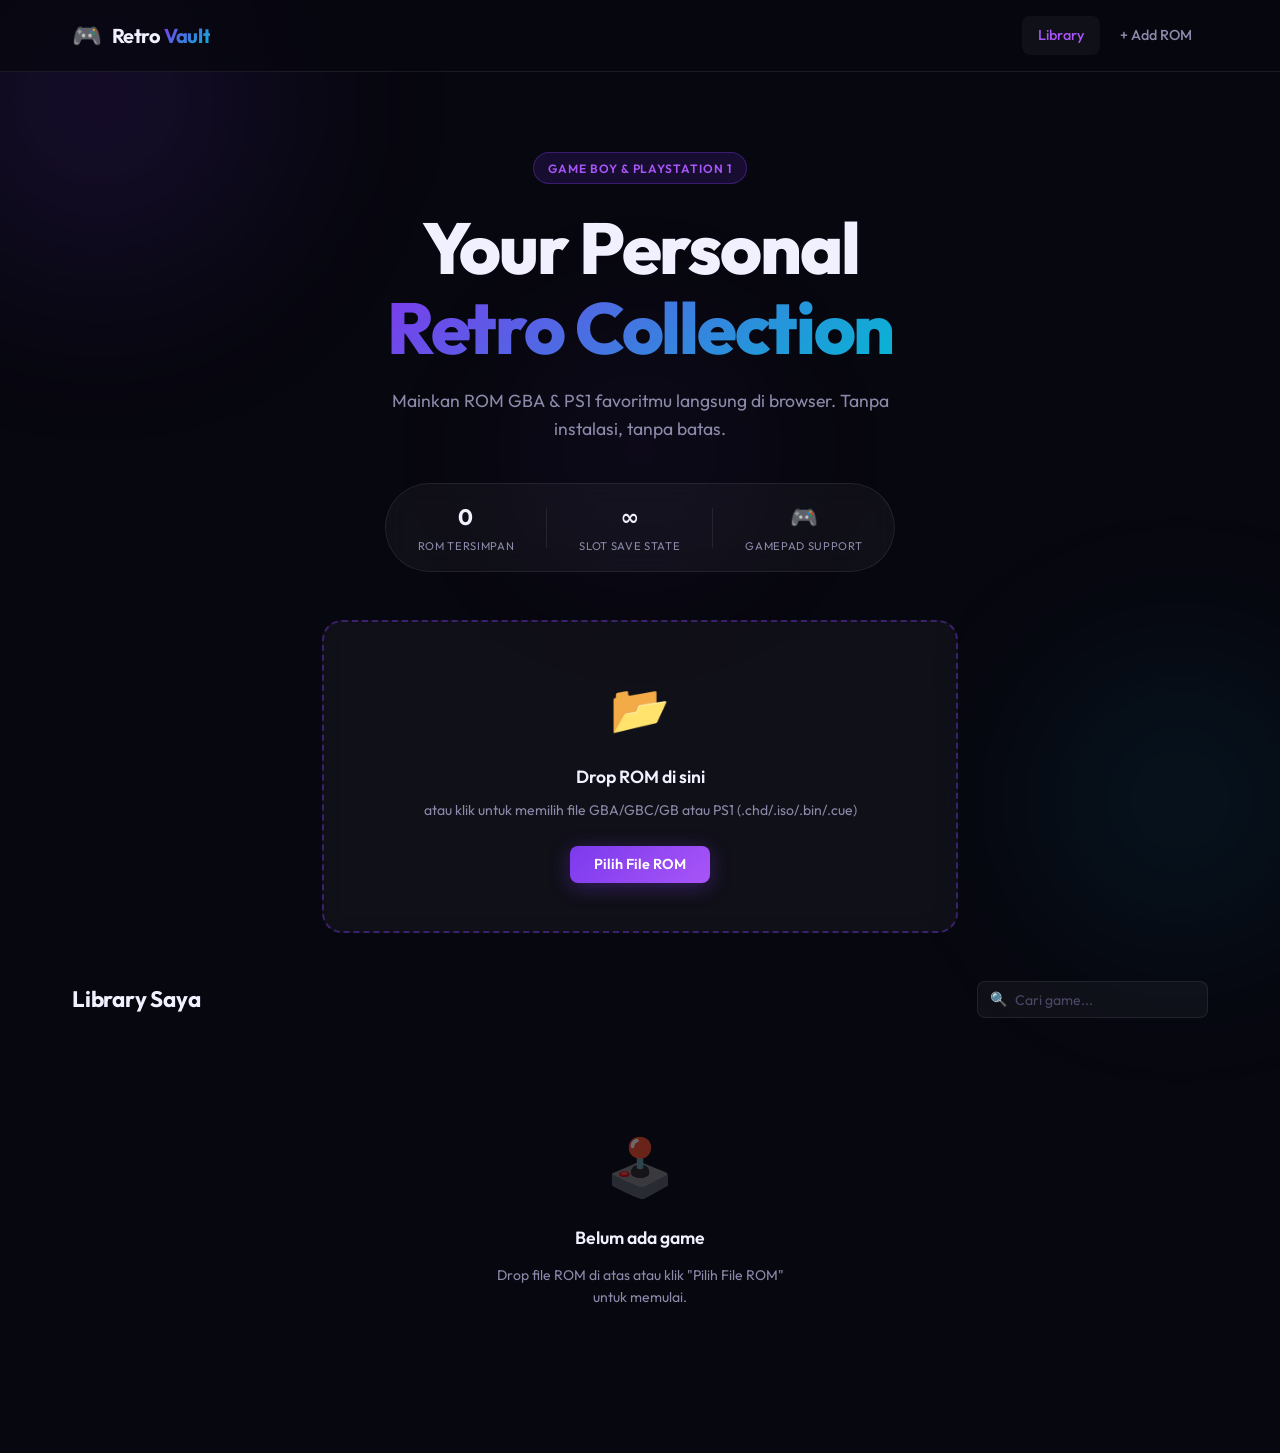
<file: index.html>
<!DOCTYPE html>
<html lang="id">
<head>
  <meta charset="UTF-8" />
  <meta name="viewport" content="width=device-width, initial-scale=1.0" />
  <title>GBA & PS1 Vault — Emulator Personal</title>
  <meta name="description" content="Emulator GBA & PS1 berbasis web. Mainkan ROM favoritmu langsung di browser." />
  <link rel="icon" href="data:image/svg+xml,<svg xmlns='http://www.w3.org/2000/svg' viewBox='0 0 100 100'><text y='.9em' font-size='90'>🎮</text></svg>">
  <link rel="preconnect" href="https://fonts.googleapis.com" />
  <link href="https://fonts.googleapis.com/css2?family=Outfit:wght@300;400;500;600;700;800&family=JetBrains+Mono:wght@400;600&display=swap" rel="stylesheet" />
  <link rel="stylesheet" href="style.css" />
  <script src="coi-serviceworker.js"></script>
</head>
<body>

  <!-- Background orbs -->
  <div class="bg-orb orb-1"></div>
  <div class="bg-orb orb-2"></div>
  <div class="bg-orb orb-3"></div>

  <!-- Header -->
  <header class="header">
    <div class="header-inner">
      <div class="logo">
        <span class="logo-icon">🎮</span>
        <span class="logo-text">Retro <span class="logo-accent">Vault</span></span>
      </div>
      <nav class="nav">
        <a href="index.html" class="nav-link active">Library</a>
        <a href="#" class="nav-link" id="add-rom-btn">+ Add ROM</a>
      </nav>
    </div>
  </header>

  <!-- Hero -->
  <section class="hero">
    <div class="hero-badge">Game Boy & PlayStation 1</div>
    <h1 class="hero-title">Your Personal<br /><span class="gradient-text">Retro Collection</span></h1>
    <p class="hero-sub">Mainkan ROM GBA & PS1 favoritmu langsung di browser. Tanpa instalasi, tanpa batas.</p>
    <div class="hero-stats">
      <div class="stat-item">
        <span class="stat-val" id="rom-count">0</span>
        <span class="stat-label">ROM Tersimpan</span>
      </div>
      <div class="stat-divider"></div>
      <div class="stat-item">
        <span class="stat-val">∞</span>
        <span class="stat-label">Slot Save State</span>
      </div>
      <div class="stat-divider"></div>
      <div class="stat-item">
        <span class="stat-val">🎮</span>
        <span class="stat-label">Gamepad Support</span>
      </div>
    </div>
  </section>

  <!-- Quick Play Drop Zone -->
  <section class="quick-play-section">
    <div class="drop-zone" id="drop-zone">
      <div class="drop-icon">📂</div>
      <div class="drop-title">Drop ROM di sini</div>
      <div class="drop-sub">atau klik untuk memilih file GBA/GBC/GB atau PS1 (.chd/.iso/.bin/.cue)</div>
      <input type="file" id="rom-file-input" accept=".gba,.gbc,.gb,.zip,.iso,.bin,.cue,.chd,.img" hidden />
      <button class="btn-primary" id="browse-btn">Pilih File ROM</button>
    </div>
  </section>

  <!-- Library -->
  <section class="library-section">
    <div class="section-header">
      <h2 class="section-title">Library Saya</h2>
      <div class="search-box">
        <span class="search-icon">🔍</span>
        <input type="text" id="search-input" placeholder="Cari game..." class="search-input" />
      </div>
    </div>

    <div class="game-grid" id="game-grid">
      <!-- Cards will be rendered here by JS -->
      <div class="empty-state" id="empty-state">
        <div class="empty-icon">🕹️</div>
        <div class="empty-title">Belum ada game</div>
        <div class="empty-sub">Drop file ROM di atas atau klik "Pilih File ROM" untuk memulai.</div>
      </div>
    </div>
  </section>

  <!-- Modal: Add ROM from URL -->
  <div class="modal-overlay" id="url-modal">
    <div class="modal-box">
      <button class="modal-close" id="close-url-modal">✕</button>
      <h3 class="modal-title">🌐 Tambah ROM dari URL</h3>
      <p class="modal-desc">Masukkan URL langsung ke file ROM (.gba / .chd / .iso) untuk menambahkan ke library.</p>
      <input type="text" id="rom-url-input" class="modal-input" placeholder="https://example.com/game.gba" />
      <input type="text" id="rom-name-input" class="modal-input" placeholder="Nama game (opsional)" />
      <div class="modal-actions">
        <button class="btn-secondary" id="cancel-url">Batal</button>
        <button class="btn-primary" id="confirm-url">Tambah</button>
      </div>
    </div>
  </div>

  <!-- Toast -->
  <div class="toast" id="toast"></div>

  <script src="idb.js"></script>
  <script src="app.js"></script>
</body>
</html>
</file>
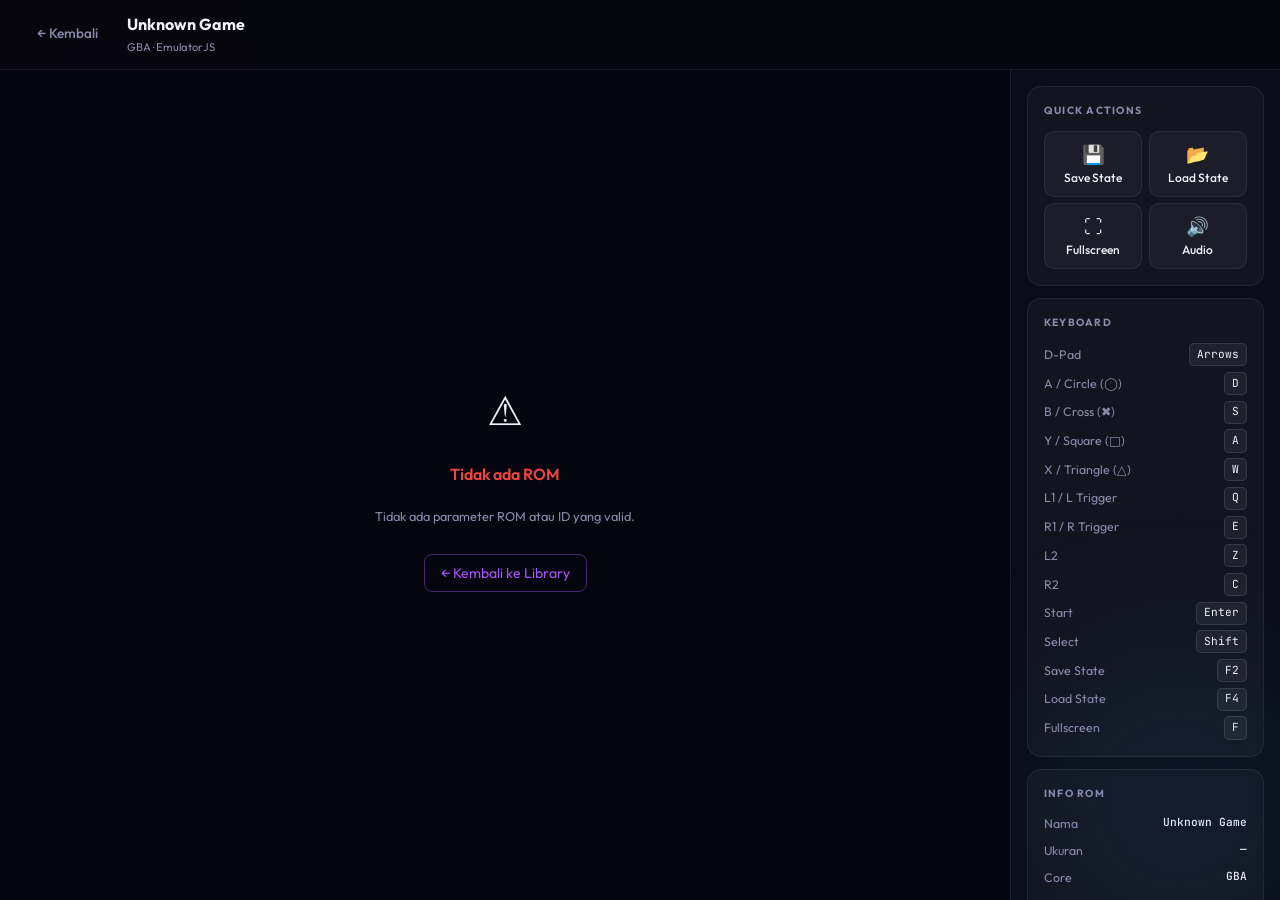
<file: play.html>
<!DOCTYPE html>
<html lang="id">

<head>
    <meta charset="UTF-8" />
    <meta name="viewport" content="width=device-width, initial-scale=1.0" />
    <title>Playing — Retro Vault</title>
    <link rel="icon"
        href="data:image/svg+xml,<svg xmlns='http://www.w3.org/2000/svg' viewBox='0 0 100 100'><text y='.9em' font-size='90'>🎮</text></svg>">
    <meta name="description" content="Mainkan game GBA di browser menggunakan EmulatorJS." />
    <link rel="preconnect" href="https://fonts.googleapis.com" />
    <link
        href="https://fonts.googleapis.com/css2?family=Outfit:wght@300;400;500;600;700;800&family=JetBrains+Mono:wght@400;600&display=swap"
        rel="stylesheet" />
    <link rel="stylesheet" href="style.css" />
    <script src="coi-serviceworker.js"></script>

    <style>
        /* ══════════════════════════════════════
       Player Page — full layout
       ══════════════════════════════════════ */

        html,
        body {
            height: 100%;
        }

        body {
            display: flex;
            flex-direction: column;
            min-height: 100vh;
        }

        /* ── Header ─────────────────────────── */
        .player-header {
            display: flex;
            align-items: center;
            gap: 1rem;
            padding: 0.75rem 1.5rem;
            background: rgba(7, 7, 15, 0.92);
            backdrop-filter: blur(20px);
            border-bottom: 1px solid rgba(255, 255, 255, 0.07);
            flex-shrink: 0;
            z-index: 50;
        }

        .back-btn {
            display: flex;
            align-items: center;
            gap: 0.4rem;
            color: var(--text-muted);
            text-decoration: none;
            font-size: 0.85rem;
            font-weight: 500;
            padding: 0.35rem 0.75rem;
            border-radius: 8px;
            border: 1px solid transparent;
            transition: all 0.2s;
            white-space: nowrap;
        }

        .back-btn:hover {
            color: var(--text);
            background: rgba(255, 255, 255, 0.06);
            border-color: var(--card-border);
        }

        .player-meta {
            min-width: 0;
        }

        .player-title {
            font-weight: 700;
            font-size: 1rem;
            color: var(--text);
            white-space: nowrap;
            overflow: hidden;
            text-overflow: ellipsis;
        }

        .player-subtitle {
            font-size: 0.7rem;
            color: var(--text-muted);
            margin-top: 1px;
        }

        /* ── Main area ──────────────────────── */
        .player-body {
            flex: 1;
            display: flex;
            min-height: 0;
        }

        /* ── Emulator panel ─────────────────── */
        .emu-panel {
            flex: 1;
            display: flex;
            flex-direction: column;
            background: #000;
            min-width: 0;
            position: relative;
        }

        /* EmulatorJS mounts inside #game.
       Give it 100% width & height so EJS fills it. */
        #game {
            width: 100%;
            height: 100%;
            min-height: 400px;
            display: block;
            position: relative;
        }

        /* ── Loading overlay ────────────────── */
        .loading-overlay {
            position: absolute;
            inset: 0;
            background: #050510;
            display: flex;
            flex-direction: column;
            align-items: center;
            justify-content: center;
            gap: 1.25rem;
            z-index: 20;
            transition: opacity 0.5s ease;
        }

        .loading-overlay.fade-out {
            opacity: 0;
            pointer-events: none;
        }

        .loading-ring {
            width: 56px;
            height: 56px;
            border-radius: 50%;
            border: 3px solid rgba(124, 58, 237, 0.2);
            border-top-color: #7c3aed;
            animation: spin 0.8s linear infinite;
        }

        @keyframes spin {
            to {
                transform: rotate(360deg);
            }
        }

        .loading-game-name {
            font-size: 1.05rem;
            font-weight: 700;
            color: var(--text);
            max-width: 280px;
            text-align: center;
            line-height: 1.4;
        }

        .loading-sub {
            font-size: 0.8rem;
            color: var(--text-muted);
        }

        .loading-progress-wrap {
            width: 200px;
            height: 3px;
            background: rgba(255, 255, 255, 0.08);
            border-radius: 2px;
            overflow: hidden;
        }

        .loading-progress-bar {
            height: 100%;
            width: 0%;
            background: linear-gradient(90deg, #7c3aed, #a855f7);
            border-radius: 2px;
            transition: width 0.3s ease;
            animation: indeterminate 1.5s ease-in-out infinite;
        }

        @keyframes indeterminate {
            0% {
                width: 0%;
                margin-left: 0%;
            }

            50% {
                width: 60%;
                margin-left: 20%;
            }

            100% {
                width: 0%;
                margin-left: 100%;
            }
        }

        /* ── Sidebar ────────────────────────── */
        .sidebar {
            width: 270px;
            flex-shrink: 0;
            background: rgba(13, 13, 26, 0.95);
            border-left: 1px solid rgba(255, 255, 255, 0.07);
            overflow-y: auto;
            display: flex;
            flex-direction: column;
            gap: 0.75rem;
            padding: 1rem;
        }

        .sidebar-card {
            background: rgba(255, 255, 255, 0.035);
            border: 1px solid rgba(255, 255, 255, 0.07);
            border-radius: 14px;
            padding: 1rem;
        }

        .sidebar-card h4 {
            font-size: 0.65rem;
            text-transform: uppercase;
            letter-spacing: 0.12em;
            color: var(--text-muted);
            margin-bottom: 0.75rem;
            font-weight: 700;
        }

        /* Quick action grid */
        .ctrl-grid {
            display: grid;
            grid-template-columns: 1fr 1fr;
            gap: 0.4rem;
        }

        .ctrl-btn {
            display: flex;
            flex-direction: column;
            align-items: center;
            gap: 0.3rem;
            padding: 0.65rem 0.4rem;
            border-radius: 10px;
            background: rgba(255, 255, 255, 0.04);
            border: 1px solid rgba(255, 255, 255, 0.07);
            color: var(--text);
            font-family: 'Outfit', sans-serif;
            font-size: 0.75rem;
            font-weight: 500;
            cursor: pointer;
            transition: all 0.18s;
        }

        .ctrl-btn:hover {
            background: rgba(124, 58, 237, 0.18);
            border-color: rgba(124, 58, 237, 0.45);
        }

        .ctrl-btn:active {
            transform: scale(0.96);
        }

        .ctrl-btn .ci {
            font-size: 1.15rem;
        }

        /* Key map */
        .key-map {
            display: flex;
            flex-direction: column;
            gap: 0.35rem;
        }

        .key-row {
            display: flex;
            justify-content: space-between;
            align-items: center;
            font-size: 0.775rem;
        }

        .key-label {
            color: var(--text-muted);
        }

        .key-badge {
            background: rgba(255, 255, 255, 0.06);
            border: 1px solid rgba(255, 255, 255, 0.11);
            border-radius: 5px;
            padding: 0.1rem 0.45rem;
            font-family: 'JetBrains Mono', monospace;
            font-size: 0.7rem;
            color: var(--text);
        }

        /* ROM info */
        .info-list {
            display: flex;
            flex-direction: column;
            gap: 0.45rem;
        }

        .info-row {
            display: flex;
            justify-content: space-between;
            font-size: 0.775rem;
        }

        .info-label {
            color: var(--text-muted);
        }

        .info-val {
            color: var(--text);
            font-weight: 500;
            font-family: 'JetBrains Mono', monospace;
            font-size: 0.7rem;
            text-align: right;
            max-width: 140px;
            overflow: hidden;
            text-overflow: ellipsis;
            white-space: nowrap;
        }

        /* ── Responsive ─────────────────────── */
        @media (max-width: 860px) {
            .player-body {
                flex-direction: column;
            }

            .emu-panel {
                min-height: 56vw;
                flex-shrink: 0;
            }

            #game {
                min-height: 56vw;
            }

            .sidebar {
                width: 100%;
                border-left: none;
                border-top: 1px solid rgba(255, 255, 255, 0.07);
                flex-direction: row;
                flex-wrap: wrap;
                overflow-y: visible;
            }

            .sidebar-card {
                flex: 1;
                min-width: 200px;
            }
        }

        @media (max-width: 480px) {
            .sidebar {
                flex-direction: column;
            }

            .sidebar-card {
                min-width: unset;
            }

            .player-header {
                padding: 0.6rem 1rem;
            }
        }
    </style>
</head>

<body>

    <div class="bg-orb orb-1"></div>
    <div class="bg-orb orb-2"></div>

    <!-- ── Header ────────────────────────────────── -->
    <header class="player-header">
        <a href="index.html" class="back-btn">← Kembali</a>
        <div class="player-meta">
            <div class="player-title" id="header-game-name">Memuat...</div>
            <div class="player-subtitle" id="header-subtitle">Game Boy Advance · EmulatorJS</div>
        </div>
    </header>

    <!-- ── Body ──────────────────────────────────── -->
    <div class="player-body">

        <!-- Emulator area -->
        <div class="emu-panel">

            <!-- Loading overlay (sits on top of #game) -->
            <div class="loading-overlay" id="loading-overlay">
                <div class="loading-ring"></div>
                <div class="loading-game-name" id="loading-name">Memuat game...</div>
                <div class="loading-sub">Menyiapkan emulator · harap tunggu</div>
                <div class="loading-progress-wrap">
                    <div class="loading-progress-bar" id="loading-bar"></div>
                </div>
            </div>

            <!-- EmulatorJS mounts here -->
            <div id="game"></div>

        </div>

        <!-- Sidebar -->
        <aside class="sidebar">

            <!-- Quick Actions -->
            <div class="sidebar-card">
                <h4>Quick Actions</h4>
                <div class="ctrl-grid">
                    <button class="ctrl-btn" id="btn-save">
                        <span class="ci">💾</span> Save State
                    </button>
                    <button class="ctrl-btn" id="btn-load">
                        <span class="ci">📂</span> Load State
                    </button>
                    <button class="ctrl-btn" id="btn-fs">
                        <span class="ci">⛶</span> Fullscreen
                    </button>
                    <button class="ctrl-btn" id="btn-mute">
                        <span class="ci">🔊</span> Audio
                    </button>
                </div>
            </div>

            <!-- Keyboard Controls -->
            <div class="sidebar-card">
                <h4>Keyboard</h4>
                <div class="key-map">
                    <div class="key-row"><span class="key-label">D-Pad</span><span class="key-badge">Arrows</span></div>
                    <div class="key-row"><span class="key-label">A / Circle (◯)</span><span class="key-badge">D</span>
                    </div>
                    <div class="key-row"><span class="key-label">B / Cross (✖)</span><span class="key-badge">S</span>
                    </div>
                    <div class="key-row"><span class="key-label">Y / Square (□)</span><span class="key-badge">A</span>
                    </div>
                    <div class="key-row"><span class="key-label">X / Triangle (△)</span><span class="key-badge">W</span>
                    </div>
                    <div class="key-row"><span class="key-label">L1 / L Trigger</span><span class="key-badge">Q</span>
                    </div>
                    <div class="key-row"><span class="key-label">R1 / R Trigger</span><span class="key-badge">E</span>
                    </div>
                    <div class="key-row"><span class="key-label">L2</span><span class="key-badge">Z</span></div>
                    <div class="key-row"><span class="key-label">R2</span><span class="key-badge">C</span></div>
                    <div class="key-row"><span class="key-label">Start</span><span class="key-badge">Enter</span></div>
                    <div class="key-row"><span class="key-label">Select</span><span class="key-badge">Shift</span></div>
                    <div class="key-row"><span class="key-label">Save State</span><span class="key-badge">F2</span>
                    </div>
                    <div class="key-row"><span class="key-label">Load State</span><span class="key-badge">F4</span>
                    </div>
                    <div class="key-row"><span class="key-label">Fullscreen</span><span class="key-badge">F</span></div>
                </div>
            </div>

            <!-- ROM Info -->
            <div class="sidebar-card">
                <h4>Info ROM</h4>
                <div class="info-list">
                    <div class="info-row">
                        <span class="info-label">Nama</span>
                        <span class="info-val" id="info-name">—</span>
                    </div>
                    <div class="info-row">
                        <span class="info-label">Ukuran</span>
                        <span class="info-val" id="info-size">—</span>
                    </div>
                    <div class="info-row">
                        <span class="info-label">Core</span>
                        <span class="info-val" id="info-core">—</span>
                    </div>
                    <div class="info-row">
                        <span class="info-label">Terakhir main</span>
                        <span class="info-val" id="info-played">—</span>
                    </div>
                </div>
            </div>

        </aside>
    </div><!-- /.player-body -->

    <!-- idb.js harus dimuat duluan (dibutuhkan untuk load ROM lokal) -->
    <script src="idb.js"></script>

    <!-- ── Script ─────────────────────────────────── -->
    <script>
        // ── Helpers ──────────────────────────────────────────────────
        function el(id) { return document.getElementById(id); }

        // ── Read URL params ───────────────────────────────────────────
        const params = new URLSearchParams(location.search);
        const romUrl = params.get('rom');
        const gameId = params.get('id');
        const romName = params.get('name') || 'Unknown Game';
        const romSize = params.get('size') || '—';
        const romCore = params.get('core') || 'gba';

        // ── Populate static UI ────────────────────────────────────────
        el('header-game-name').textContent = romName;
        el('info-name').textContent = romName;
        el('info-size').textContent = romSize;
        el('info-core').textContent = romCore.toUpperCase();
        el('info-played').textContent = '—';
        el('header-subtitle').textContent = romCore.toUpperCase() + ' · EmulatorJS';
        document.title = romName + ' — GBA Vault';

        // ── Error display ─────────────────────────────────────────────
        function showError(msg, detail = '') {
            el('loading-overlay').innerHTML = `
      <div style="font-size:2.5rem">⚠️</div>
      <div style="color:#ef4444;font-size:1rem;font-weight:600;text-align:center;
                  max-width:280px;line-height:1.5">${msg}</div>
      ${detail ? `<div style="color:var(--text-muted);font-size:0.8rem;text-align:center;
                      max-width:260px">${detail}</div>` : ''}
      <a href="index.html"
         style="color:#a855f7;font-size:0.875rem;text-decoration:none;margin-top:0.5rem;
                border:1px solid rgba(168,85,247,0.4);padding:0.4rem 1rem;border-radius:8px">
        ← Kembali ke Library
      </a>`;
        }

        // ── Dismiss loading overlay ───────────────────────────────────
        function dismissLoading() {
            const ov = el('loading-overlay');
            ov.classList.add('fade-out');
            setTimeout(() => { ov.style.display = 'none'; }, 600);
        }

        // ── Update last-played di localStorage ───────────────────────
        function updateLastPlayed() {
            try {
                const lib = JSON.parse(localStorage.getItem('gba_library') || '[]');
                const idx = lib.findIndex(g => g.id === gameId || g.url === romUrl);
                if (idx !== -1) {
                    lib[idx].lastPlayed = new Date().toISOString();
                    localStorage.setItem('gba_library', JSON.stringify(lib));
                }
            } catch (_) { }
            el('info-played').textContent = 'Sekarang';
        }

        // ── Init EmulatorJS dengan finalUrl ───────────────────────────
        function initEmulator(finalUrl) {
            window.EJS_onGameStart = function () { dismissLoading(); updateLastPlayed(); };
            window.EJS_player = '#game';
            window.EJS_core = romCore;
            window.EJS_gameUrl = finalUrl;
            window.EJS_pathtodata = 'https://cdn.emulatorjs.org/stable/data/';
            window.EJS_startOnLoaded = true;
            window.EJS_color = '#7c3aed';
            window.EJS_backgroundColor = '#000000';
            window.EJS_localization = {};

            // Konfigurasi Keyboard Binding Custom
            // RetroPad button index (sama untuk semua core EmulatorJS):
            //   0=B/Cross(✖)  1=Y/Square(□)  2=Select  3=Start
            //   4=Up  5=Down  6=Left  7=Right
            //   8=A/Circle(◯)  9=X/Triangle(△)  10=L1  11=R1  12=L2  13=R2

            const p1Controls = {
                0:  { value: 's', value2: 'BUTTON_2' },             // B / Cross (✖)    → S
                1:  { value: 'a', value2: 'BUTTON_4' },             // Y / Square (□)   → A
                2:  { value: 'shift', value2: 'SELECT' },            // Select           → Shift
                3:  { value: 'enter', value2: 'START' },             // Start            → Enter
                4:  { value: 'up arrow', value2: 'DPAD_UP' },
                5:  { value: 'down arrow', value2: 'DPAD_DOWN' },
                6:  { value: 'left arrow', value2: 'DPAD_LEFT' },
                7:  { value: 'right arrow', value2: 'DPAD_RIGHT' },
                8:  { value: 'd', value2: 'BUTTON_1' },              // A / Circle (◯)   → D
                9:  { value: 'w', value2: 'BUTTON_3' },              // X / Triangle (△) → W
                10: { value: 'q', value2: 'LEFT_TOP_SHOULDER' },     // L1               → Q
                11: { value: 'e', value2: 'RIGHT_TOP_SHOULDER' },    // R1               → E
                12: { value: 'z', value2: 'LEFT_BOTTOM_SHOULDER' },  // L2               → Z
                13: { value: 'c', value2: 'RIGHT_BOTTOM_SHOULDER' }, // R2               → C
                14: { value: 't', value2: 'LEFT_STICK' },            // L3               → T
                15: { value: 'y', value2: 'RIGHT_STICK' },           // R3               → Y
                16: { value: 'up arrow', value2: 'LEFT_STICK_UP' },
                17: { value: 'down arrow', value2: 'LEFT_STICK_DOWN' },
                18: { value: 'left arrow', value2: 'LEFT_STICK_LEFT' },
                19: { value: 'right arrow', value2: 'LEFT_STICK_RIGHT' },
                20: { value: 'i', value2: 'RIGHT_STICK_UP' },
                21: { value: 'k', value2: 'RIGHT_STICK_DOWN' },
                22: { value: 'j', value2: 'RIGHT_STICK_LEFT' },
                23: { value: 'l', value2: 'RIGHT_STICK_RIGHT' }
            };

            window.EJS_defaultControls = {
                0: p1Controls,
                1: p1Controls,
                2: p1Controls,
                3: p1Controls
            };

            // Intercept fetch untuk block request lokalisasi yang selalu 404
            const _origFetch = window.fetch;
            window.fetch = function (url, opts) {
                if (typeof url === 'string' && url.includes('/localization/')) {
                    console.log('[EJS] Blocked localization fetch:', url);
                    return Promise.resolve(new Response('{}', {
                        status: 200,
                        headers: { 'Content-Type': 'application/json' }
                    }));
                }
                return _origFetch.apply(this, arguments);
            };

            const s = document.createElement('script');
            s.src = 'https://cdn.emulatorjs.org/stable/data/loader.js';
            s.async = true;
            s.onerror = () => showError('Gagal memuat EmulatorJS', 'Pastikan koneksi internet aktif.');
            document.body.appendChild(s);
        }

        // ── Quick-action buttons ──────────────────────────────────────
        function ejsCall(fn) {
            if (typeof EJS_emulator !== 'undefined') {
                try { fn(EJS_emulator); } catch (e) { console.warn('EJS action:', e); }
            }
        }
        el('btn-save').onclick = () => ejsCall(e => e.gameManager.save());
        el('btn-load').onclick = () => ejsCall(e => e.gameManager.load());
        el('btn-fs').onclick = () => ejsCall(e => e.settings.toggleFullscreen());
        el('btn-mute').onclick = () => ejsCall(e => e.settings.toggleAudio());

        // ── Entry point: pilih sumber ROM ────────────────────────────
        (async function () {
            if (gameId) {
                try {
                    const buf = await idbLoadROM(gameId);

                    if (!buf || !(buf instanceof ArrayBuffer) || buf.byteLength === 0) {
                        showError(
                            'ROM tidak ditemukan di storage',
                            'File mungkin sudah terhapus dari browser. Silakan upload ulang.'
                        );
                        return;
                    }

                    console.log(`ROM loaded from IDB: ${buf.byteLength} bytes`);

                    // Gunakan Blob URL langsung di play.html (jauh lebih ringan dari base64)
                    const blob = new Blob([buf], { type: 'application/octet-stream' });
                    const blobUrl = URL.createObjectURL(blob);

                    console.log('Blob URL ready:', blobUrl);
                    initEmulator(blobUrl);

                } catch (err) {
                    console.error('IDB error:', err);
                    showError('Gagal membaca ROM dari storage', err.message || 'IndexedDB error.');
                }
            } else if (romUrl) {
                initEmulator(romUrl);
            } else {
                showError('Tidak ada ROM', 'Tidak ada parameter ROM atau ID yang valid.');
            }
        })();

        // ── Helper: ArrayBuffer → base64 string ──────────────────────
        function arrayBufferToBase64(buffer) {
            return new Promise((resolve, reject) => {
                const blob = new Blob([buffer]);
                const reader = new FileReader();
                reader.onload = () => {
                    // result: "[data-uri]"
                    const dataUrl = reader.result;
                    const base64 = dataUrl.split(',')[1];
                    resolve(base64);
                };
                reader.onerror = () => reject(reader.error);
                reader.readAsDataURL(blob);
            });
        }
    </script>
</body>

</html>
</file>
<file: style.css>
/* ════════════════════════════════════════════════════════════
   GBA Vault — style.css
   Premium dark-theme GBA emulator UI
   ════════════════════════════════════════════════════════════ */

/* ─── Variables ─────────────────────────────────────────────── */
:root {
  --bg:           #07070f;
  --bg-2:         #0d0d1a;
  --card-bg:      rgba(255, 255, 255, 0.04);
  --card-border:  rgba(255, 255, 255, 0.08);
  --accent:       #7c3aed;
  --accent-2:     #a855f7;
  --accent-3:     #06b6d4;
  --text:         #f1f0ff;
  --text-muted:   #8b8aaa;
  --text-dim:     #4a4866;
  --danger:       #ef4444;
  --success:      #22c55e;
  --gba-purple:   hsl(262, 72%, 58%);
  --radius-lg:    20px;
  --radius-md:    12px;
  --radius-sm:    8px;
  --shadow-glow:  0 0 40px rgba(124, 58, 237, 0.2);
  --transition:   0.2s cubic-bezier(0.4, 0, 0.2, 1);
}

/* ─── Reset & Base ───────────────────────────────────────────── */
*, *::before, *::after { box-sizing: border-box; margin: 0; padding: 0; }

html { scroll-behavior: smooth; }

body {
  font-family: 'Outfit', system-ui, sans-serif;
  background-color: var(--bg);
  color: var(--text);
  min-height: 100vh;
  overflow-x: hidden;
  line-height: 1.6;
}

/* ─── Background Orbs ────────────────────────────────────────── */
.bg-orb {
  position: fixed;
  border-radius: 50%;
  filter: blur(80px);
  pointer-events: none;
  z-index: 0;
  animation: drift 18s ease-in-out infinite alternate;
}
.orb-1 {
  width: 500px; height: 500px;
  background: radial-gradient(circle, rgba(124,58,237,0.18), transparent 70%);
  top: -150px; left: -150px;
  animation-duration: 22s;
}
.orb-2 {
  width: 400px; height: 400px;
  background: radial-gradient(circle, rgba(6,182,212,0.12), transparent 70%);
  bottom: -100px; right: -100px;
  animation-duration: 18s;
}
.orb-3 {
  width: 300px; height: 300px;
  background: radial-gradient(circle, rgba(168,85,247,0.1), transparent 70%);
  top: 50%; left: 50%;
  transform: translate(-50%, -50%);
  animation-duration: 26s;
}

@keyframes drift {
  from { transform: translate(0, 0) scale(1); }
  to   { transform: translate(40px, 30px) scale(1.08); }
}

/* ─── Header ─────────────────────────────────────────────────── */
.header {
  position: sticky; top: 0; z-index: 100;
  background: rgba(7, 7, 15, 0.8);
  backdrop-filter: blur(20px);
  border-bottom: 1px solid var(--card-border);
}
.header-inner {
  max-width: 1200px; margin: 0 auto;
  padding: 1rem 2rem;
  display: flex; justify-content: space-between; align-items: center;
}

.logo {
  display: flex; align-items: center; gap: 0.6rem;
  text-decoration: none; color: inherit;
}
.logo-icon { font-size: 1.5rem; }
.logo-text {
  font-size: 1.25rem; font-weight: 700; letter-spacing: -0.02em;
}
.logo-accent {
  background: linear-gradient(135deg, var(--accent), var(--accent-3));
  -webkit-background-clip: text; -webkit-text-fill-color: transparent;
  background-clip: text;
}

.nav { display: flex; align-items: center; gap: 0.25rem; }
.nav-link {
  padding: 0.5rem 1rem; border-radius: var(--radius-sm);
  text-decoration: none; color: var(--text-muted);
  font-size: 0.9rem; font-weight: 500;
  transition: var(--transition);
  cursor: pointer; border: none; background: transparent;
}
.nav-link:hover, .nav-link.active { color: var(--text); background: var(--card-bg); }
.nav-link.active { color: var(--accent-2); }

/* ─── Hero Section ───────────────────────────────────────────── */
.hero {
  max-width: 1200px; margin: 0 auto;
  padding: 5rem 2rem 3rem;
  text-align: center;
  position: relative; z-index: 1;
}

.hero-badge {
  display: inline-flex; align-items: center;
  padding: 0.35rem 0.9rem;
  border-radius: 100px;
  background: rgba(124, 58, 237, 0.15);
  border: 1px solid rgba(124, 58, 237, 0.35);
  font-size: 0.75rem; font-weight: 600; letter-spacing: 0.08em;
  text-transform: uppercase; color: var(--accent-2);
  margin-bottom: 1.5rem;
}

.hero-title {
  font-size: clamp(2.5rem, 6vw, 4.5rem);
  font-weight: 800; letter-spacing: -0.03em;
  line-height: 1.1; margin-bottom: 1.25rem;
}

.gradient-text {
  background: linear-gradient(135deg, var(--accent) 0%, var(--accent-3) 100%);
  -webkit-background-clip: text; -webkit-text-fill-color: transparent;
  background-clip: text;
}

.hero-sub {
  font-size: 1.1rem; color: var(--text-muted);
  max-width: 500px; margin: 0 auto 2.5rem;
}

.hero-stats {
  display: inline-flex; align-items: center; gap: 2rem;
  background: var(--card-bg); border: 1px solid var(--card-border);
  border-radius: 100px; padding: 1rem 2rem;
  backdrop-filter: blur(12px);
}
.stat-item { display: flex; flex-direction: column; align-items: center; gap: 0.1rem; }
.stat-val { font-size: 1.4rem; font-weight: 700; color: var(--text); }
.stat-label { font-size: 0.7rem; color: var(--text-muted); text-transform: uppercase; letter-spacing: 0.06em; }
.stat-divider { width: 1px; height: 40px; background: var(--card-border); }

/* ─── Drop Zone ──────────────────────────────────────────────── */
.quick-play-section {
  max-width: 700px; margin: 0 auto;
  padding: 0 2rem 3rem;
  position: relative; z-index: 1;
}

.drop-zone {
  background: var(--card-bg);
  border: 2px dashed rgba(124, 58, 237, 0.4);
  border-radius: var(--radius-lg);
  padding: 3rem 2rem;
  text-align: center;
  cursor: pointer;
  transition: var(--transition);
  backdrop-filter: blur(12px);
  position: relative;
}
.drop-zone:hover, .drop-zone.drag-over {
  border-color: var(--accent);
  background: rgba(124, 58, 237, 0.08);
  box-shadow: var(--shadow-glow);
}
.drop-icon { font-size: 3rem; margin-bottom: 1rem; display: block; }
.drop-title { font-size: 1.1rem; font-weight: 600; margin-bottom: 0.5rem; }
.drop-sub   { font-size: 0.875rem; color: var(--text-muted); margin-bottom: 1.5rem; }

/* ─── Buttons ────────────────────────────────────────────────── */
.btn-primary {
  display: inline-flex; align-items: center; gap: 0.5rem;
  padding: 0.6rem 1.5rem; border-radius: var(--radius-sm);
  background: linear-gradient(135deg, var(--accent), var(--accent-2));
  color: white; font-family: 'Outfit', sans-serif;
  font-size: 0.9rem; font-weight: 600; border: none;
  cursor: pointer; transition: var(--transition);
  box-shadow: 0 4px 20px rgba(124, 58, 237, 0.35);
  text-decoration: none;
}
.btn-primary:hover {
  transform: translateY(-2px);
  box-shadow: 0 8px 30px rgba(124, 58, 237, 0.5);
}
.btn-primary:active { transform: translateY(0); }

.btn-secondary {
  display: inline-flex; align-items: center; gap: 0.5rem;
  padding: 0.6rem 1.5rem; border-radius: var(--radius-sm);
  background: var(--card-bg); border: 1px solid var(--card-border);
  color: var(--text); font-family: 'Outfit', sans-serif;
  font-size: 0.9rem; font-weight: 500; cursor: pointer;
  transition: var(--transition);
}
.btn-secondary:hover { background: rgba(255,255,255,0.08); }

.btn-icon {
  display: inline-flex; align-items: center; justify-content: center;
  width: 32px; height: 32px; border-radius: var(--radius-sm);
  background: transparent; border: 1px solid transparent;
  color: var(--text-muted); cursor: pointer; font-size: 0.9rem;
  transition: var(--transition);
}
.btn-icon:hover { background: rgba(255,255,255,0.08); color: var(--text); border-color: var(--card-border); }
.btn-icon.danger:hover { background: rgba(239,68,68,0.15); color: var(--danger); border-color: rgba(239,68,68,0.3); }

/* ─── Library ────────────────────────────────────────────────── */
.library-section {
  max-width: 1200px; margin: 0 auto;
  padding: 0 2rem 4rem;
  position: relative; z-index: 1;
}

.section-header {
  display: flex; justify-content: space-between; align-items: center;
  margin-bottom: 1.5rem; gap: 1rem; flex-wrap: wrap;
}
.section-title {
  font-size: 1.4rem; font-weight: 700; letter-spacing: -0.01em;
}

.search-box {
  display: flex; align-items: center; gap: 0.5rem;
  background: var(--card-bg); border: 1px solid var(--card-border);
  border-radius: var(--radius-sm); padding: 0.4rem 0.75rem;
  transition: var(--transition);
}
.search-box:focus-within { border-color: var(--accent); }
.search-icon { font-size: 0.875rem; color: var(--text-muted); }
.search-input {
  background: transparent; border: none; outline: none;
  color: var(--text); font-family: 'Outfit', sans-serif;
  font-size: 0.875rem; width: 180px;
}
.search-input::placeholder { color: var(--text-dim); }

/* ─── Game Grid ──────────────────────────────────────────────── */
.game-grid {
  display: grid;
  grid-template-columns: repeat(auto-fill, minmax(240px, 1fr));
  gap: 1rem;
}

.game-card {
  background: var(--card-bg);
  border: 1px solid var(--card-border);
  border-radius: var(--radius-lg);
  overflow: hidden;
  cursor: pointer;
  transition: var(--transition);
  position: relative;
  group: true;
  backdrop-filter: blur(12px);
}
.game-card:hover {
  transform: translateY(-4px);
  border-color: rgba(124, 58, 237, 0.4);
  box-shadow: 0 16px 40px rgba(0,0,0,0.4), 0 0 30px rgba(124,58,237,0.12);
}

.game-art {
  height: 130px;
  display: flex; align-items: center; justify-content: center;
  font-size: 4rem;
  background: linear-gradient(135deg, rgba(124,58,237,0.12), rgba(6,182,212,0.08));
  position: relative; overflow: hidden;
}
.game-art::after {
  content: '';
  position: absolute; inset: 0;
  background: linear-gradient(to bottom, transparent 50%, rgba(7,7,15,0.5) 100%);
}

.game-card-body { padding: 1rem; }
.game-card-name {
  font-size: 0.95rem; font-weight: 600;
  white-space: nowrap; overflow: hidden; text-overflow: ellipsis;
  margin-bottom: 0.3rem;
}
.game-card-meta {
  display: flex; align-items: center; gap: 0.5rem;
  font-size: 0.75rem; color: var(--text-muted); margin-bottom: 0.75rem;
}
.game-badge {
  background: rgba(124,58,237,0.2); color: var(--accent-2);
  border-radius: 4px; padding: 0.1rem 0.4rem;
  font-size: 0.65rem; font-weight: 600; text-transform: uppercase;
}

.game-card-actions {
  display: flex; gap: 0.5rem; justify-content: space-between; align-items: center;
}

.game-play-btn {
  flex: 1; padding: 0.45rem; border-radius: var(--radius-sm);
  background: linear-gradient(135deg, var(--accent), var(--accent-2));
  color: white; font-family: 'Outfit', sans-serif;
  font-size: 0.8rem; font-weight: 600; border: none;
  cursor: pointer; transition: var(--transition);
  text-align: center;
}
.game-play-btn:hover { filter: brightness(1.15); }

/* ─── Empty State ────────────────────────────────────────────── */
.empty-state {
  grid-column: 1 / -1;
  display: flex; flex-direction: column; align-items: center; justify-content: center;
  gap: 0.75rem; padding: 5rem 2rem; text-align: center;
  color: var(--text-muted);
}
.empty-icon { font-size: 3.5rem; opacity: 0.4; }
.empty-title { font-size: 1.1rem; font-weight: 600; color: var(--text); }
.empty-sub { font-size: 0.875rem; max-width: 300px; }

/* ─── Modal ──────────────────────────────────────────────────── */
.modal-overlay {
  position: fixed; inset: 0; z-index: 1000;
  background: rgba(0,0,0,0.6);
  backdrop-filter: blur(8px);
  display: flex; align-items: center; justify-content: center;
  opacity: 0; pointer-events: none;
  transition: opacity 0.2s;
}
.modal-overlay.open { opacity: 1; pointer-events: all; }

.modal-box {
  background: var(--bg-2);
  border: 1px solid var(--card-border);
  border-radius: 20px; padding: 2rem;
  width: min(480px, 90vw);
  position: relative;
  box-shadow: 0 24px 80px rgba(0,0,0,0.5);
  transform: scale(0.95);
  transition: transform 0.2s;
}
.modal-overlay.open .modal-box { transform: scale(1); }

.modal-close {
  position: absolute; top: 1rem; right: 1rem;
  background: var(--card-bg); border: 1px solid var(--card-border);
  border-radius: 6px; width: 28px; height: 28px;
  color: var(--text-muted); cursor: pointer;
  font-size: 0.8rem; transition: var(--transition);
  display: flex; align-items: center; justify-content: center;
}
.modal-close:hover { color: var(--text); background: rgba(255,255,255,0.1); }

.modal-title { font-size: 1.2rem; font-weight: 700; margin-bottom: 0.5rem; }
.modal-desc  { font-size: 0.875rem; color: var(--text-muted); margin-bottom: 1.5rem; }

.modal-input {
  width: 100%; padding: 0.65rem 0.9rem;
  background: var(--card-bg); border: 1px solid var(--card-border);
  border-radius: var(--radius-sm); color: var(--text);
  font-family: 'Outfit', sans-serif; font-size: 0.9rem;
  outline: none; transition: var(--transition);
  margin-bottom: 0.75rem; display: block;
}
.modal-input:focus { border-color: var(--accent); box-shadow: 0 0 0 3px rgba(124,58,237,0.15); }
.modal-input::placeholder { color: var(--text-dim); }

.modal-actions { display: flex; gap: 0.75rem; justify-content: flex-end; margin-top: 1rem; }

/* ─── Toast ──────────────────────────────────────────────────── */
.toast {
  position: fixed; bottom: 2rem; right: 2rem; z-index: 2000;
  background: var(--bg-2); border: 1px solid var(--card-border);
  border-radius: var(--radius-md); padding: 0.75rem 1.25rem;
  font-size: 0.875rem; font-weight: 500; color: var(--text);
  box-shadow: 0 8px 30px rgba(0,0,0,0.4);
  transform: translateY(100px); opacity: 0;
  transition: all 0.3s cubic-bezier(0.34, 1.56, 0.64, 1);
  max-width: 320px;
  pointer-events: none;
}
.toast.show { transform: translateY(0); opacity: 1; }
.toast.success { border-left: 3px solid var(--success); }
.toast.error   { border-left: 3px solid var(--danger); }
.toast.info    { border-left: 3px solid var(--accent); }

/* ─── Scrollbar ──────────────────────────────────────────────── */
::-webkit-scrollbar { width: 6px; }
::-webkit-scrollbar-track { background: transparent; }
::-webkit-scrollbar-thumb { background: rgba(255,255,255,0.1); border-radius: 3px; }
::-webkit-scrollbar-thumb:hover { background: rgba(255,255,255,0.2); }

/* ─── Selection ──────────────────────────────────────────────── */
::selection { background: rgba(124,58,237,0.35); }

/* ─── Responsive ─────────────────────────────────────────────── */
@media (max-width: 640px) {
  .header-inner { padding: 1rem; }
  .hero { padding: 3rem 1rem 2rem; }
  .hero-stats { gap: 1rem; padding: 0.75rem 1.25rem; flex-wrap: wrap; justify-content: center; }
  .quick-play-section, .library-section { padding-left: 1rem; padding-right: 1rem; }
  .game-grid { grid-template-columns: 1fr 1fr; }
}

@media (max-width: 400px) {
  .game-grid { grid-template-columns: 1fr; }
}
</file>
